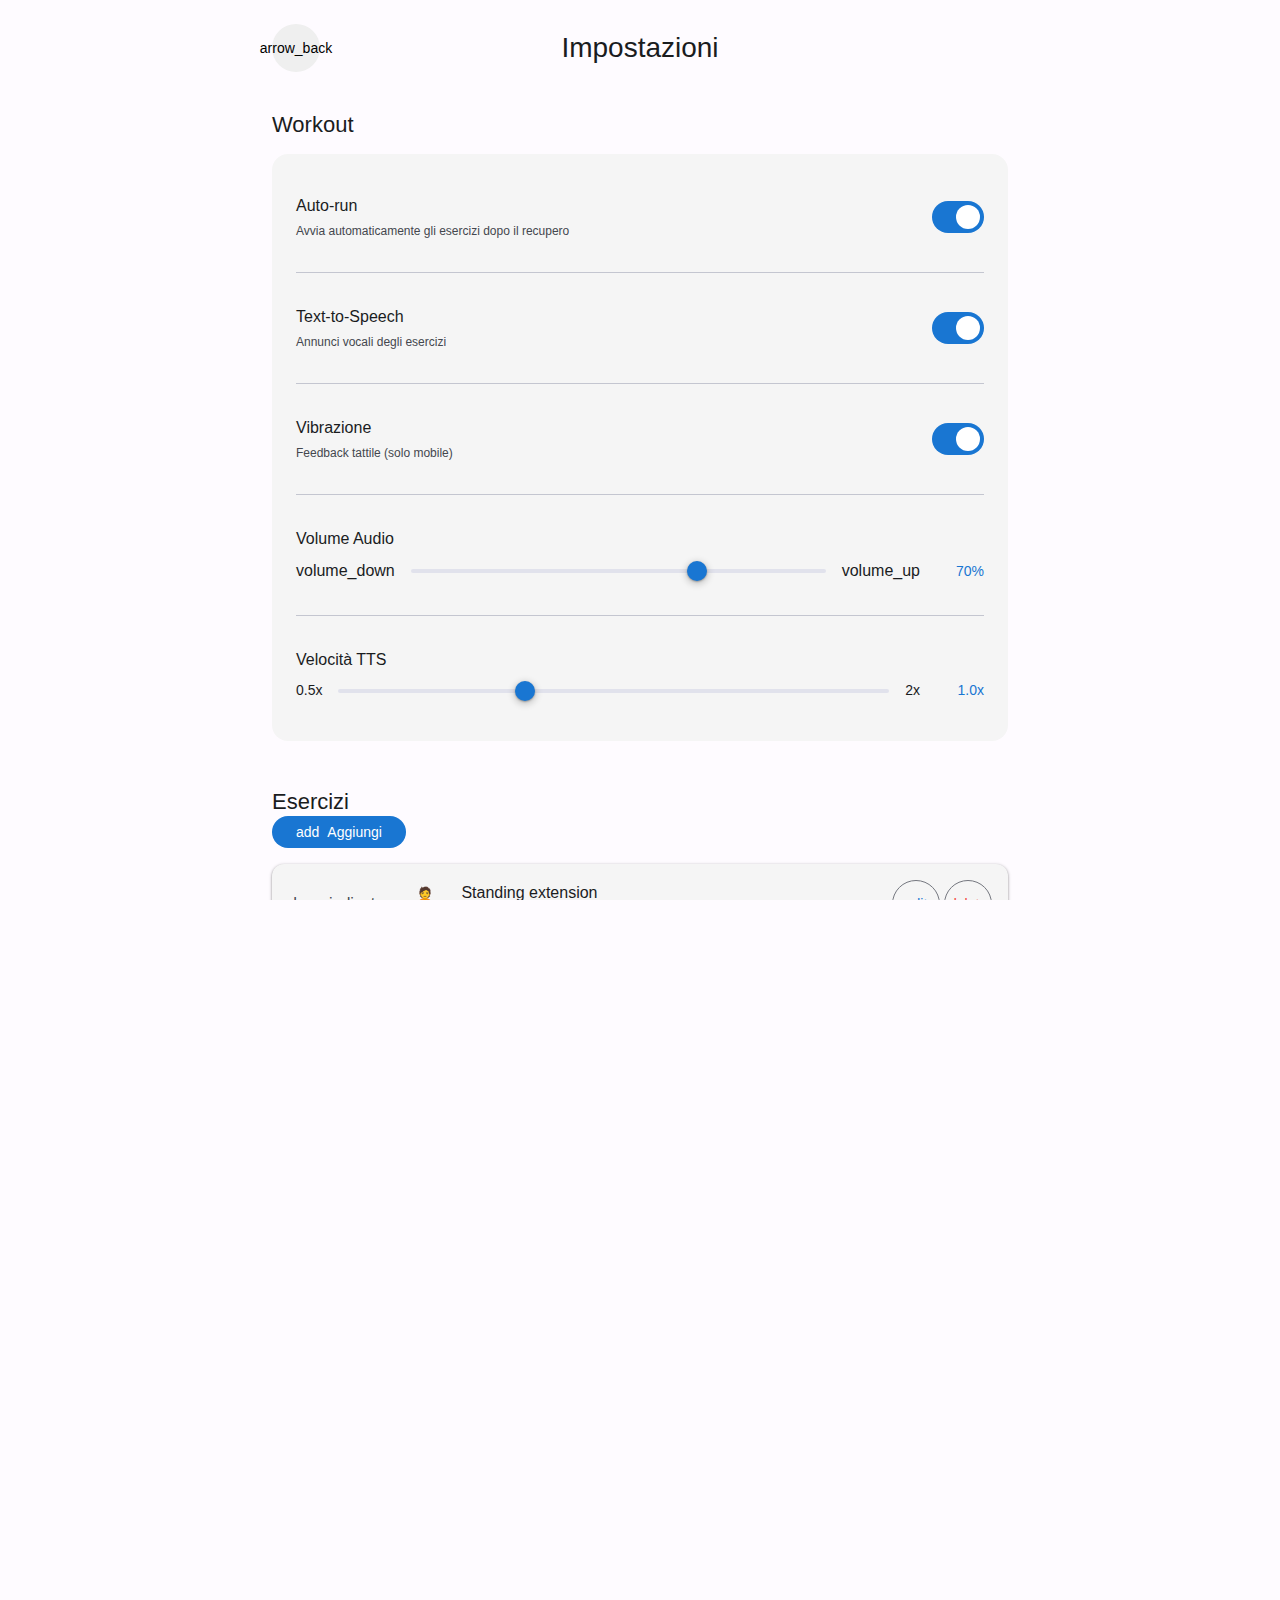
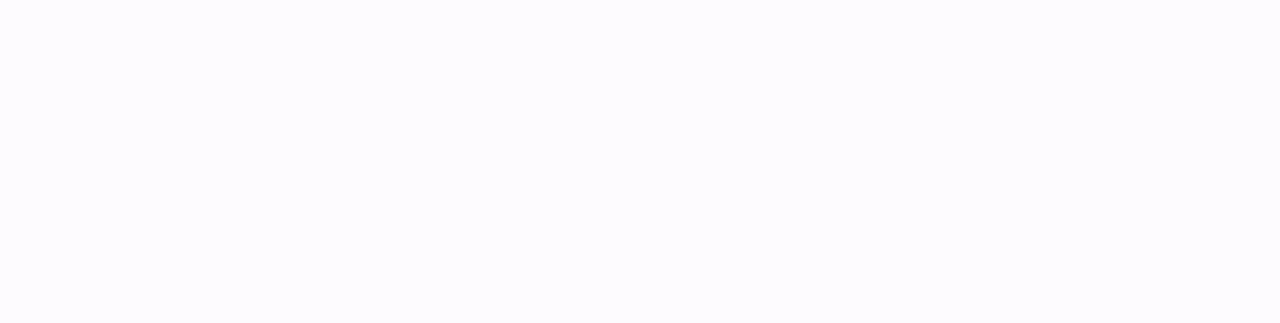
<file: settings.html>
<!DOCTYPE html>
<html lang="it">
<head>
  <meta charset="UTF-8">
  <meta name="viewport" content="width=device-width, initial-scale=1.0, maximum-scale=1.0, user-scalable=no">
  <meta name="theme-color" content="#1976d2">
  <title>Impostazioni - McKenzie</title>
  
  <!-- Fonts -->
  <link href="https://fonts.googleapis.com/css2?family=Roboto:wght@300;400;500;700&display=swap" rel="stylesheet">
  <link href="https://fonts.googleapis.com/css2?family=Material+Symbols+Outlined:opsz,wght,FILL,GRAD@20..48,100..700,0..1,-50..200" rel="stylesheet">
  
  <!-- Styles -->
  <link rel="stylesheet" href="css/theme.css">
  <link rel="stylesheet" href="css/main.css">
  <link rel="stylesheet" href="css/settings.css">
</head>
<body>
  <div class="container container-sm">
    <!-- Header -->
    <header class="settings-header">
      <button id="backBtn" class="btn btn-icon">
        <span class="material-symbols-outlined">arrow_back</span>
      </button>
      <h1>Impostazioni</h1>
      <div style="width: 48px;"></div>
    </header>

    <!-- Workout Settings -->
    <section class="settings-section">
      <h2 class="section-title">Workout</h2>
      
      <div class="card">
        <div class="setting-item">
          <div class="setting-info">
            <div class="setting-label">Auto-run</div>
            <div class="setting-description">Avvia automaticamente gli esercizi dopo il recupero</div>
          </div>
          <label class="toggle-switch">
            <input type="checkbox" id="autoRunToggle" checked>
            <span class="toggle-slider"></span>
          </label>
        </div>

        <div class="divider"></div>

        <div class="setting-item">
          <div class="setting-info">
            <div class="setting-label">Text-to-Speech</div>
            <div class="setting-description">Annunci vocali degli esercizi</div>
          </div>
          <label class="toggle-switch">
            <input type="checkbox" id="ttsToggle" checked>
            <span class="toggle-slider"></span>
          </label>
        </div>

        <div class="divider"></div>

        <div class="setting-item">
          <div class="setting-info">
            <div class="setting-label">Vibrazione</div>
            <div class="setting-description">Feedback tattile (solo mobile)</div>
          </div>
          <label class="toggle-switch">
            <input type="checkbox" id="vibrationToggle" checked>
            <span class="toggle-slider"></span>
          </label>
        </div>

        <div class="divider"></div>

        <div class="setting-item-vertical">
          <div class="setting-label">Volume Audio</div>
          <div class="slider-container">
            <span class="material-symbols-outlined">volume_down</span>
            <input type="range" id="volumeSlider" min="0" max="100" value="70" class="slider">
            <span class="material-symbols-outlined">volume_up</span>
            <span id="volumeValue" class="slider-value">70%</span>
          </div>
        </div>

        <div class="divider"></div>

        <div class="setting-item-vertical">
          <div class="setting-label">Velocità TTS</div>
          <div class="slider-container">
            <span style="font-size: 14px;">0.5x</span>
            <input type="range" id="ttsRateSlider" min="50" max="200" value="100" class="slider">
            <span style="font-size: 14px;">2x</span>
            <span id="ttsRateValue" class="slider-value">1.0x</span>
          </div>
        </div>
      </div>
    </section>

    <!-- Exercises Management -->
    <section class="settings-section">
      <div class="flex-between" style="align-items: center; margin-bottom: var(--spacing-md);">
        <h2 class="section-title" style="margin: 0;">Esercizi</h2>
        <button id="addExerciseBtn" class="btn btn-primary">
          <span class="material-symbols-outlined">add</span>
          Aggiungi
        </button>
      </div>

      <div id="exercisesList" class="exercises-list"></div>

      <div id="exerciseLimitWarning" class="hidden" style="text-align: center; padding: var(--spacing-md); color: var(--md-sys-color-error);">
        Limite massimo di 20 esercizi raggiunto
      </div>
    </section>

    <!-- Account Section -->
    <section class="settings-section">
      <h2 class="section-title">Account</h2>
      
      <div class="card">
        <div id="accountInfo" class="setting-item">
          <div class="setting-info">
            <div id="accountName" class="setting-label">Ospite</div>
            <div id="accountEmail" class="setting-description hidden"></div>
          </div>
          <button id="accountBtn" class="btn btn-outlined">Accedi</button>
        </div>

        <div class="divider"></div>

        <div class="setting-item">
          <div class="setting-info">
            <div class="setting-label">Reset Statistiche</div>
            <div class="setting-description">Cancella tutti i dati salvati</div>
          </div>
          <button id="resetStatsBtn" class="btn btn-outlined" style="color: var(--md-sys-color-error);">
            <span class="material-symbols-outlined">delete</span>
            Reset
          </button>
        </div>
      </div>
    </section>
  </div>

  <!-- Exercise Modal -->
  <div id="exerciseModal" class="modal hidden">
    <div class="modal-overlay" id="modalOverlay"></div>
    <div class="modal-content">
      <div class="modal-header">
        <h3 id="modalTitle">Aggiungi Esercizio</h3>
        <button id="closeModal" class="btn btn-icon">
          <span class="material-symbols-outlined">close</span>
        </button>
      </div>

      <form id="exerciseForm" class="modal-body">
        <div class="form-group">
          <label for="exerciseName">Nome Esercizio</label>
          <input type="text" id="exerciseName" class="form-input" required maxlength="50">
        </div>

        <div class="form-group">
          <label for="exerciseNameTTS">Nome TTS (pronuncia)</label>
          <input type="text" id="exerciseNameTTS" class="form-input" required maxlength="50">
        </div>

        <div class="form-group">
          <label for="exerciseDescription">Descrizione</label>
          <textarea id="exerciseDescription" class="form-input" rows="3" required maxlength="200"></textarea>
        </div>

        <div class="form-group">
          <label>Tipo Esercizio</label>
          <div class="radio-group">
            <label class="radio-label">
              <input type="radio" name="exerciseType" value="REPS" checked>
              <span>Ripetizioni (REPS)</span>
            </label>
            <label class="radio-label">
              <input type="radio" name="exerciseType" value="HOLD">
              <span>Tempo (HOLD)</span>
            </label>
          </div>
        </div>

        <div class="form-row">
          <div class="form-group">
            <label for="exerciseSets">Serie</label>
            <input type="number" id="exerciseSets" class="form-input" min="1" max="10" value="3" required>
          </div>

          <div class="form-group" id="repsGroup">
            <label for="exerciseReps">Ripetizioni</label>
            <input type="number" id="exerciseReps" class="form-input" min="1" max="100" value="10" required>
          </div>

          <div class="form-group hidden" id="durationGroup">
            <label for="exerciseDuration">Durata (sec)</label>
            <input type="number" id="exerciseDuration" class="form-input" min="5" max="300" value="30" required>
          </div>
        </div>

        <div class="form-group">
          <label for="exerciseRest">Recupero (secondi)</label>
          <input type="number" id="exerciseRest" class="form-input" min="5" max="120" value="20" required>
        </div>

        <div class="form-group">
          <label for="exerciseEmoji">Emoji (opzionale)</label>
          <input type="text" id="exerciseEmoji" class="form-input" maxlength="2" placeholder="🏋️">
        </div>

        <div class="modal-actions">
          <button type="button" id="cancelBtn" class="btn btn-outlined">Annulla</button>
          <button type="submit" class="btn btn-primary">Salva</button>
        </div>
      </form>
    </div>
  </div>

  <!-- Scripts -->
  <script type="module" src="js/settings-app.js"></script>
</body>
</html>
</file>
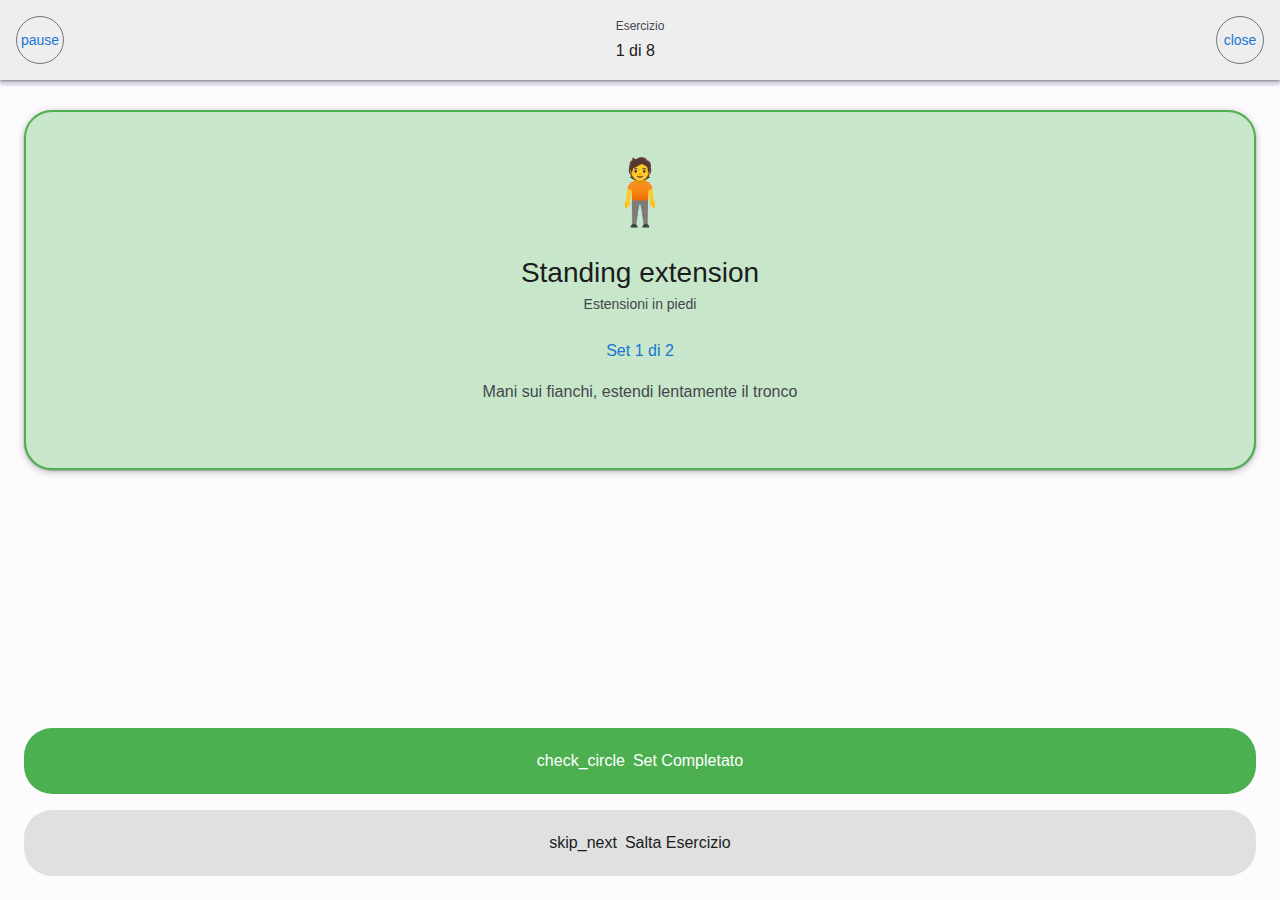
<file: workout.html>
<!DOCTYPE html>
<html lang="it">
<head>
  <meta charset="UTF-8">
  <meta name="viewport" content="width=device-width, initial-scale=1.0, maximum-scale=1.0, user-scalable=no">
  <meta name="theme-color" content="#1976d2">
  <title>Workout - McKenzie</title>
  
  <!-- Fonts -->
  <link href="https://fonts.googleapis.com/css2?family=Roboto:wght@300;400;500;700&display=swap" rel="stylesheet">
  <link href="https://fonts.googleapis.com/css2?family=Material+Symbols+Outlined:opsz,wght,FILL,GRAD@20..48,100..700,0..1,-50..200" rel="stylesheet">
  
  <!-- Styles -->
  <link rel="stylesheet" href="css/theme.css">
  <link rel="stylesheet" href="css/main.css">
  <link rel="stylesheet" href="css/workout.css">
</head>
<body>
  <div class="workout-container">
    <!-- Header -->
    <header class="workout-header">
      <button id="pauseBtn" class="btn btn-icon btn-outlined">
        <span class="material-symbols-outlined">pause</span>
      </button>
      
      <div class="workout-info">
        <div class="workout-progress-text">Esercizio</div>
        <div id="exerciseCount" class="workout-exercise-count">1 di 8</div>
      </div>
      
      <button id="stopBtn" class="btn btn-icon btn-outlined">
        <span class="material-symbols-outlined">close</span>
      </button>
    </header>

    <!-- Progress Bar -->
    <div class="workout-progress-bar">
      <div id="progressFill" class="workout-progress-fill" style="width: 0%;"></div>
    </div>

    <!-- Main Content -->
    <main class="workout-main">
      <!-- Exercise Card -->
      <div id="exerciseCard" class="exercise-card">
        <div id="exerciseEmoji" class="exercise-emoji">🏋️</div>
        
        <h2 id="exerciseName" class="exercise-name">Standing Extension</h2>
        <div id="exerciseSubtitle" class="exercise-subtitle">Estensioni in piedi</div>
        
        <div id="setInfo" class="exercise-set-info">Set 1 di 2</div>
        
        <p id="exerciseDescription" class="exercise-description">
          Mani sui fianchi, estendi lentamente il tronco
        </p>

        <!-- Timer (for HOLD exercises) -->
        <div id="timerContainer" class="timer-container hidden">
          <div id="timerCircle" class="timer-circle">
            <svg class="timer-svg" viewBox="0 0 200 200">
              <circle class="timer-circle-bg" cx="100" cy="100" r="90"></circle>
              <circle id="timerProgress" class="timer-circle-progress" cx="100" cy="100" r="90"
                stroke-dasharray="565.48" stroke-dashoffset="0"></circle>
            </svg>
            <div style="position: relative; z-index: 1; text-align: center;">
              <div id="timerTime" class="timer-time">00:30</div>
              <div id="timerLabel" class="timer-label">Mantieni</div>
            </div>
          </div>
        </div>

        <!-- Next Exercise Preview -->
        <div id="nextExercise" class="next-exercise-preview hidden">
          <div class="next-exercise-label">Prossimo</div>
          <div id="nextExerciseName" class="next-exercise-name">Press up</div>
        </div>
      </div>

      <!-- Actions -->
      <div class="workout-actions">
        <button id="startBtn" class="btn workout-btn workout-btn-primary">
          <span class="material-symbols-outlined">play_arrow</span>
          <span id="startBtnText">Inizia</span>
        </button>
        
        <button id="completeBtn" class="btn workout-btn workout-btn-complete hidden">
          <span class="material-symbols-outlined">check_circle</span>
          Set Completato
        </button>
        
        <button id="skipBtn" class="btn workout-btn workout-btn-secondary hidden">
          <span class="material-symbols-outlined">skip_next</span>
          Salta Esercizio
        </button>
      </div>
    </main>

    <!-- Completion Screen (hidden by default) -->
    <div id="completionScreen" class="completion-screen hidden">
      <div class="completion-icon">🎉</div>
      <h2 class="completion-title">Complimenti!</h2>
      <p style="font-size: var(--md-sys-typescale-body-large); color: var(--md-sys-color-on-surface-variant); text-align: center;">
        Hai completato il workout con successo!
      </p>
      
      <div class="completion-stats">
        <div class="stat-card">
          <div id="statDuration" class="stat-value">15m</div>
          <div class="stat-label">Durata</div>
        </div>
        <div class="stat-card">
          <div id="statExercises" class="stat-value">8</div>
          <div class="stat-label">Esercizi</div>
        </div>
        <div class="stat-card">
          <div id="statSets" class="stat-value">25</div>
          <div class="stat-label">Set totali</div>
        </div>
      </div>

      <button id="backHomeBtn" class="btn btn-primary btn-large" style="width: 100%; margin-top: var(--spacing-xl);">
        <span class="material-symbols-outlined">home</span>
        Torna alla Home
      </button>
    </div>
  </div>

  <!-- Badge Unlock Modal -->
  <div id="badgeUnlockModal" class="hidden">
    <div class="overlay" id="badgeOverlay"></div>
    <div class="badge-unlock">
      <div id="badgeUnlockIcon" class="badge-icon">🎯</div>
      <div class="badge-name" id="badgeUnlockName">Badge Sbloccato!</div>
      <div class="badge-description" id="badgeUnlockDesc">Hai completato il tuo primo workout!</div>
      <button id="closeBadgeBtn" class="btn btn-primary" style="margin-top: var(--spacing-lg);">
        Fantastico!
      </button>
    </div>
  </div>

  <!-- Scripts -->
  <script type="module" src="js/workout-app.js"></script>
</body>
</html>
</file>
<file: css/theme.css>
/* Material Design 3 Theme - McKenzie Workout */

:root {
  /* Primary Colors */
  --md-sys-color-primary: #1976d2;
  --md-sys-color-on-primary: #ffffff;
  --md-sys-color-primary-container: #d3e4fd;
  --md-sys-color-on-primary-container: #001c38;

  /* Secondary Colors */
  --md-sys-color-secondary: #00bcd4;
  --md-sys-color-on-secondary: #ffffff;
  --md-sys-color-secondary-container: #c2e7ff;
  --md-sys-color-on-secondary-container: #001e2b;

  /* Tertiary Colors */
  --md-sys-color-tertiary: #4caf50;
  --md-sys-color-on-tertiary: #ffffff;
  --md-sys-color-tertiary-container: #c8e6c9;
  --md-sys-color-on-tertiary-container: #1b5e20;

  /* Error Colors */
  --md-sys-color-error: #f44336;
  --md-sys-color-on-error: #ffffff;
  --md-sys-color-error-container: #ffcdd2;
  --md-sys-color-on-error-container: #b71c1c;

  /* Surface Colors */
  --md-sys-color-surface: #fefbff;
  --md-sys-color-on-surface: #1a1c1e;
  --md-sys-color-surface-variant: #e1e2ec;
  --md-sys-color-on-surface-variant: #44474e;
  --md-sys-color-surface-container-lowest: #ffffff;
  --md-sys-color-surface-container-low: #f5f5f5;
  --md-sys-color-surface-container: #eeeeee;
  --md-sys-color-surface-container-high: #e0e0e0;
  --md-sys-color-surface-container-highest: #d6d6d6;

  /* Outline */
  --md-sys-color-outline: #74777f;
  --md-sys-color-outline-variant: #c4c6d0;

  /* Background */
  --md-sys-color-background: #fefbff;
  --md-sys-color-on-background: #1a1c1e;

  /* State Colors */
  --md-sys-color-exercise-active: #4caf50;
  --md-sys-color-rest: #ff9800;
  --md-sys-color-ready: #2196f3;
  --md-sys-color-paused: #9e9e9e;

  /* Shadows */
  --md-sys-elevation-level1: 0 1px 2px rgba(0, 0, 0, 0.3), 0 1px 3px 1px rgba(0, 0, 0, 0.15);
  --md-sys-elevation-level2: 0 1px 2px rgba(0, 0, 0, 0.3), 0 2px 6px 2px rgba(0, 0, 0, 0.15);
  --md-sys-elevation-level3: 0 4px 8px 3px rgba(0, 0, 0, 0.15), 0 1px 3px rgba(0, 0, 0, 0.3);
  --md-sys-elevation-level4: 0 6px 10px 4px rgba(0, 0, 0, 0.15), 0 2px 3px rgba(0, 0, 0, 0.3);
  --md-sys-elevation-level5: 0 8px 12px 6px rgba(0, 0, 0, 0.15), 0 4px 4px rgba(0, 0, 0, 0.3);

  /* Typography */
  --md-sys-typescale-display-large: 57px;
  --md-sys-typescale-display-medium: 45px;
  --md-sys-typescale-display-small: 36px;
  --md-sys-typescale-headline-large: 32px;
  --md-sys-typescale-headline-medium: 28px;
  --md-sys-typescale-headline-small: 24px;
  --md-sys-typescale-title-large: 22px;
  --md-sys-typescale-title-medium: 16px;
  --md-sys-typescale-title-small: 14px;
  --md-sys-typescale-body-large: 16px;
  --md-sys-typescale-body-medium: 14px;
  --md-sys-typescale-body-small: 12px;
  --md-sys-typescale-label-large: 14px;
  --md-sys-typescale-label-medium: 12px;
  --md-sys-typescale-label-small: 11px;

  /* Spacing */
  --spacing-xs: 4px;
  --spacing-sm: 8px;
  --spacing-md: 16px;
  --spacing-lg: 24px;
  --spacing-xl: 32px;
  --spacing-2xl: 48px;

  /* Border Radius */
  --radius-sm: 8px;
  --radius-md: 12px;
  --radius-lg: 16px;
  --radius-xl: 28px;
  --radius-full: 9999px;

  /* Transitions */
  --transition-fast: 150ms cubic-bezier(0.4, 0, 0.2, 1);
  --transition-base: 250ms cubic-bezier(0.4, 0, 0.2, 1);
  --transition-slow: 350ms cubic-bezier(0.4, 0, 0.2, 1);
}

/* Dark Theme */
[data-theme="dark"] {
  --md-sys-color-primary: #a8c7fa;
  --md-sys-color-on-primary: #003062;
  --md-sys-color-primary-container: #004788;
  --md-sys-color-on-primary-container: #d3e4fd;

  --md-sys-color-secondary: #7dd3fc;
  --md-sys-color-on-secondary: #003544;
  --md-sys-color-secondary-container: #004d61;
  --md-sys-color-on-secondary-container: #c2e7ff;

  --md-sys-color-tertiary: #81c784;
  --md-sys-color-on-tertiary: #00390a;
  --md-sys-color-tertiary-container: #005314;
  --md-sys-color-on-tertiary-container: #c8e6c9;

  --md-sys-color-error: #ffb4ab;
  --md-sys-color-on-error: #690005;
  --md-sys-color-error-container: #93000a;
  --md-sys-color-on-error-container: #ffdad6;

  --md-sys-color-surface: #1a1c1e;
  --md-sys-color-on-surface: #e2e2e6;
  --md-sys-color-surface-variant: #44474e;
  --md-sys-color-on-surface-variant: #c4c6d0;
  --md-sys-color-surface-container-lowest: #0f1113;
  --md-sys-color-surface-container-low: #1a1c1e;
  --md-sys-color-surface-container: #1e2022;
  --md-sys-color-surface-container-high: #282a2d;
  --md-sys-color-surface-container-highest: #333538;

  --md-sys-color-outline: #8e9099;
  --md-sys-color-outline-variant: #44474e;

  --md-sys-color-background: #1a1c1e;
  --md-sys-color-on-background: #e2e2e6;

  --md-sys-color-exercise-active: #81c784;
  --md-sys-color-rest: #ffb74d;
  --md-sys-color-ready: #64b5f6;
  --md-sys-color-paused: #bdbdbd;
}

/* Utilities */
.elevation-1 { box-shadow: var(--md-sys-elevation-level1); }
.elevation-2 { box-shadow: var(--md-sys-elevation-level2); }
.elevation-3 { box-shadow: var(--md-sys-elevation-level3); }
.elevation-4 { box-shadow: var(--md-sys-elevation-level4); }
.elevation-5 { box-shadow: var(--md-sys-elevation-level5); }

.radius-sm { border-radius: var(--radius-sm); }
.radius-md { border-radius: var(--radius-md); }
.radius-lg { border-radius: var(--radius-lg); }
.radius-xl { border-radius: var(--radius-xl); }
.radius-full { border-radius: var(--radius-full); }

.transition-fast { transition: all var(--transition-fast); }
.transition-base { transition: all var(--transition-base); }
.transition-slow { transition: all var(--transition-slow); }
</file>
<file: css/main.css>
/* Main Global Styles */

* {
  margin: 0;
  padding: 0;
  box-sizing: border-box;
}

html, body {
  height: 100%;
  width: 100%;
  overflow-x: hidden;
}

body {
  font-family: 'Roboto', -apple-system, BlinkMacSystemFont, 'Segoe UI', Arial, sans-serif;
  background-color: var(--md-sys-color-background);
  color: var(--md-sys-color-on-background);
  line-height: 1.5;
  -webkit-font-smoothing: antialiased;
  -moz-osx-font-smoothing: grayscale;
}

/* Typography */
h1, h2, h3, h4, h5, h6 {
  font-weight: 500;
  line-height: 1.2;
}

h1 { font-size: var(--md-sys-typescale-display-small); }
h2 { font-size: var(--md-sys-typescale-headline-large); }
h3 { font-size: var(--md-sys-typescale-headline-medium); }
h4 { font-size: var(--md-sys-typescale-headline-small); }
h5 { font-size: var(--md-sys-typescale-title-large); }
h6 { font-size: var(--md-sys-typescale-title-medium); }

p { 
  font-size: var(--md-sys-typescale-body-large);
  margin-bottom: var(--spacing-md);
}

/* Container */
.container {
  width: 100%;
  max-width: 1200px;
  margin: 0 auto;
  padding: 0 var(--spacing-md);
}

.container-sm {
  max-width: 768px;
}

/* Card Component */
.card {
  background-color: var(--md-sys-color-surface-container-low);
  border-radius: var(--radius-lg);
  padding: var(--spacing-lg);
  margin-bottom: var(--spacing-md);
}

.card-elevated {
  background-color: var(--md-sys-color-surface-container);
  box-shadow: var(--md-sys-elevation-level2);
}

.card-header {
  display: flex;
  align-items: center;
  justify-content: space-between;
  margin-bottom: var(--spacing-md);
}

.card-title {
  font-size: var(--md-sys-typescale-title-large);
  font-weight: 500;
  color: var(--md-sys-color-on-surface);
}

.card-subtitle {
  font-size: var(--md-sys-typescale-body-medium);
  color: var(--md-sys-color-on-surface-variant);
  margin-top: var(--spacing-xs);
}

.card-content {
  color: var(--md-sys-color-on-surface);
}

/* Button Styles */
.btn {
  display: inline-flex;
  align-items: center;
  justify-content: center;
  gap: var(--spacing-sm);
  padding: var(--spacing-sm) var(--spacing-lg);
  border: none;
  border-radius: var(--radius-full);
  font-size: var(--md-sys-typescale-label-large);
  font-weight: 500;
  text-decoration: none;
  cursor: pointer;
  transition: all var(--transition-fast);
  user-select: none;
  -webkit-tap-highlight-color: transparent;
}

.btn:active {
  transform: scale(0.98);
}

.btn-primary {
  background-color: var(--md-sys-color-primary);
  color: var(--md-sys-color-on-primary);
}

.btn-primary:hover {
  background-color: var(--md-sys-color-primary-container);
  color: var(--md-sys-color-on-primary-container);
}

.btn-secondary {
  background-color: var(--md-sys-color-secondary);
  color: var(--md-sys-color-on-secondary);
}

.btn-tertiary {
  background-color: var(--md-sys-color-tertiary);
  color: var(--md-sys-color-on-tertiary);
}

.btn-outlined {
  background-color: transparent;
  border: 1px solid var(--md-sys-color-outline);
  color: var(--md-sys-color-primary);
}

.btn-text {
  background-color: transparent;
  color: var(--md-sys-color-primary);
}

.btn-large {
  padding: var(--spacing-md) var(--spacing-xl);
  font-size: var(--md-sys-typescale-title-medium);
  min-height: 56px;
}

.btn-icon {
  width: 48px;
  height: 48px;
  padding: 0;
  border-radius: var(--radius-full);
}

.btn:disabled {
  opacity: 0.38;
  cursor: not-allowed;
  pointer-events: none;
}

/* Icon */
.icon {
  font-size: 24px;
  line-height: 1;
}

.icon-sm { font-size: 18px; }
.icon-lg { font-size: 32px; }
.icon-xl { font-size: 48px; }

/* Badge */
.badge {
  display: inline-flex;
  align-items: center;
  justify-content: center;
  padding: var(--spacing-xs) var(--spacing-sm);
  border-radius: var(--radius-sm);
  font-size: var(--md-sys-typescale-label-small);
  font-weight: 500;
  background-color: var(--md-sys-color-secondary-container);
  color: var(--md-sys-color-on-secondary-container);
}

/* Chip */
.chip {
  display: inline-flex;
  align-items: center;
  gap: var(--spacing-xs);
  padding: var(--spacing-xs) var(--spacing-md);
  border-radius: var(--radius-sm);
  font-size: var(--md-sys-typescale-label-medium);
  background-color: var(--md-sys-color-surface-container-high);
  color: var(--md-sys-color-on-surface);
  border: 1px solid var(--md-sys-color-outline);
}

/* Divider */
.divider {
  height: 1px;
  background-color: var(--md-sys-color-outline-variant);
  margin: var(--spacing-md) 0;
}

/* Grid */
.grid {
  display: grid;
  gap: var(--spacing-md);
}

.grid-2 { grid-template-columns: repeat(2, 1fr); }
.grid-3 { grid-template-columns: repeat(3, 1fr); }
.grid-4 { grid-template-columns: repeat(4, 1fr); }

@media (max-width: 768px) {
  .grid-2, .grid-3, .grid-4 {
    grid-template-columns: 1fr;
  }
}

/* Flex utilities */
.flex {
  display: flex;
}

.flex-col {
  flex-direction: column;
}

.flex-center {
  align-items: center;
  justify-content: center;
}

.flex-between {
  justify-content: space-between;
}

.flex-wrap {
  flex-wrap: wrap;
}

.gap-xs { gap: var(--spacing-xs); }
.gap-sm { gap: var(--spacing-sm); }
.gap-md { gap: var(--spacing-md); }
.gap-lg { gap: var(--spacing-lg); }
.gap-xl { gap: var(--spacing-xl); }

/* Spacing utilities */
.m-0 { margin: 0; }
.mt-sm { margin-top: var(--spacing-sm); }
.mt-md { margin-top: var(--spacing-md); }
.mt-lg { margin-top: var(--spacing-lg); }
.mb-sm { margin-bottom: var(--spacing-sm); }
.mb-md { margin-bottom: var(--spacing-md); }
.mb-lg { margin-bottom: var(--spacing-lg); }

.p-0 { padding: 0; }
.p-sm { padding: var(--spacing-sm); }
.p-md { padding: var(--spacing-md); }
.p-lg { padding: var(--spacing-lg); }

/* Text utilities */
.text-center { text-align: center; }
.text-left { text-align: left; }
.text-right { text-align: right; }

.text-primary { color: var(--md-sys-color-primary); }
.text-secondary { color: var(--md-sys-color-secondary); }
.text-error { color: var(--md-sys-color-error); }
.text-success { color: var(--md-sys-color-tertiary); }

.font-bold { font-weight: 700; }
.font-medium { font-weight: 500; }
.font-normal { font-weight: 400; }

/* Display utilities */
.hidden { display: none !important; }
.block { display: block; }
.inline-block { display: inline-block; }

/* Loading Spinner */
.spinner {
  width: 48px;
  height: 48px;
  border: 4px solid var(--md-sys-color-surface-variant);
  border-top-color: var(--md-sys-color-primary);
  border-radius: 50%;
  animation: spin 1s linear infinite;
}

@keyframes spin {
  to { transform: rotate(360deg); }
}

.spinner-sm {
  width: 24px;
  height: 24px;
  border-width: 2px;
}

/* Progress Bar */
.progress-bar {
  width: 100%;
  height: 4px;
  background-color: var(--md-sys-color-surface-variant);
  border-radius: var(--radius-full);
  overflow: hidden;
}

.progress-bar-fill {
  height: 100%;
  background-color: var(--md-sys-color-primary);
  transition: width var(--transition-base);
}

/* Snackbar */
.snackbar {
  position: fixed;
  bottom: var(--spacing-lg);
  left: 50%;
  transform: translateX(-50%);
  background-color: var(--md-sys-color-surface-container-high);
  color: var(--md-sys-color-on-surface);
  padding: var(--spacing-md) var(--spacing-lg);
  border-radius: var(--radius-sm);
  box-shadow: var(--md-sys-elevation-level3);
  z-index: 1000;
  max-width: 90%;
}

/* Animations */
@keyframes fadeIn {
  from { opacity: 0; }
  to { opacity: 1; }
}

@keyframes slideUp {
  from {
    opacity: 0;
    transform: translateY(20px);
  }
  to {
    opacity: 1;
    transform: translateY(0);
  }
}

@keyframes slideDown {
  from {
    opacity: 0;
    transform: translateY(-20px);
  }
  to {
    opacity: 1;
    transform: translateY(0);
  }
}

.fade-in {
  animation: fadeIn var(--transition-base);
}

.slide-up {
  animation: slideUp var(--transition-base);
}

.slide-down {
  animation: slideDown var(--transition-base);
}

/* Responsive */
@media (max-width: 768px) {
  :root {
    --md-sys-typescale-display-small: 32px;
    --md-sys-typescale-headline-large: 28px;
    --md-sys-typescale-headline-medium: 24px;
  }

  .container {
    padding: 0 var(--spacing-sm);
  }

  .card {
    padding: var(--spacing-md);
  }
}

/* Safe area for mobile */
@supports (padding: max(0px)) {
  body {
    padding-left: max(0px, env(safe-area-inset-left));
    padding-right: max(0px, env(safe-area-inset-right));
  }
}
</file>
<file: css/settings.css>
/* Settings Page Styles */

.settings-header {
  display: flex;
  align-items: center;
  justify-content: space-between;
  padding: var(--spacing-lg) 0;
  margin-bottom: var(--spacing-md);
}

.settings-header h1 {
  font-size: var(--md-sys-typescale-headline-medium);
  margin: 0;
}

.settings-section {
  margin-bottom: var(--spacing-2xl);
}

.section-title {
  font-size: var(--md-sys-typescale-title-large);
  font-weight: 500;
  margin-bottom: var(--spacing-md);
  color: var(--md-sys-color-on-surface);
}

/* Setting Items */
.setting-item {
  display: flex;
  align-items: center;
  justify-content: space-between;
  gap: var(--spacing-md);
  padding: var(--spacing-md) 0;
}

.setting-item-vertical {
  padding: var(--spacing-md) 0;
}

.setting-info {
  flex: 1;
}

.setting-label {
  font-size: var(--md-sys-typescale-body-large);
  font-weight: 500;
  color: var(--md-sys-color-on-surface);
  margin-bottom: var(--spacing-xs);
}

.setting-description {
  font-size: var(--md-sys-typescale-body-small);
  color: var(--md-sys-color-on-surface-variant);
}

/* Toggle Switch */
.toggle-switch {
  position: relative;
  display: inline-block;
  width: 52px;
  height: 32px;
  flex-shrink: 0;
}

.toggle-switch input {
  opacity: 0;
  width: 0;
  height: 0;
}

.toggle-slider {
  position: absolute;
  cursor: pointer;
  top: 0;
  left: 0;
  right: 0;
  bottom: 0;
  background-color: var(--md-sys-color-surface-variant);
  border-radius: var(--radius-full);
  transition: var(--transition-base);
}

.toggle-slider:before {
  position: absolute;
  content: "";
  height: 24px;
  width: 24px;
  left: 4px;
  bottom: 4px;
  background-color: var(--md-sys-color-outline);
  border-radius: 50%;
  transition: var(--transition-base);
}

.toggle-switch input:checked + .toggle-slider {
  background-color: var(--md-sys-color-primary);
}

.toggle-switch input:checked + .toggle-slider:before {
  background-color: var(--md-sys-color-on-primary);
  transform: translateX(20px);
}

/* Slider */
.slider-container {
  display: flex;
  align-items: center;
  gap: var(--spacing-md);
  margin-top: var(--spacing-sm);
}

.slider {
  flex: 1;
  height: 4px;
  border-radius: var(--radius-full);
  background: var(--md-sys-color-surface-variant);
  outline: none;
  -webkit-appearance: none;
}

.slider::-webkit-slider-thumb {
  -webkit-appearance: none;
  appearance: none;
  width: 20px;
  height: 20px;
  border-radius: 50%;
  background: var(--md-sys-color-primary);
  cursor: pointer;
  box-shadow: var(--md-sys-elevation-level2);
}

.slider::-moz-range-thumb {
  width: 20px;
  height: 20px;
  border-radius: 50%;
  background: var(--md-sys-color-primary);
  cursor: pointer;
  border: none;
  box-shadow: var(--md-sys-elevation-level2);
}

.slider-value {
  min-width: 48px;
  text-align: right;
  font-size: var(--md-sys-typescale-body-medium);
  font-weight: 500;
  color: var(--md-sys-color-primary);
}

/* Exercises List */
.exercises-list {
  display: flex;
  flex-direction: column;
  gap: var(--spacing-sm);
}

.exercise-item {
  background-color: var(--md-sys-color-surface-container-low);
  border-radius: var(--radius-md);
  padding: var(--spacing-md);
  display: flex;
  align-items: center;
  gap: var(--spacing-md);
  box-shadow: var(--md-sys-elevation-level1);
}

.exercise-drag-handle {
  cursor: grab;
  color: var(--md-sys-color-on-surface-variant);
}

.exercise-drag-handle:active {
  cursor: grabbing;
}

.exercise-emoji {
  font-size: 32px;
  width: 40px;
  text-align: center;
}

.exercise-info {
  flex: 1;
  min-width: 0;
}

.exercise-name {
  font-size: var(--md-sys-typescale-body-large);
  font-weight: 500;
  color: var(--md-sys-color-on-surface);
  margin-bottom: var(--spacing-xs);
}

.exercise-details {
  font-size: var(--md-sys-typescale-body-small);
  color: var(--md-sys-color-on-surface-variant);
}

.exercise-actions {
  display: flex;
  gap: var(--spacing-xs);
}

.exercise-item.dragging {
  opacity: 0.5;
}

/* Modal */
.modal {
  position: fixed;
  top: 0;
  left: 0;
  width: 100%;
  height: 100%;
  z-index: 1000;
  display: flex;
  align-items: center;
  justify-content: center;
  padding: var(--spacing-md);
}

.modal-overlay {
  position: absolute;
  top: 0;
  left: 0;
  width: 100%;
  height: 100%;
  background-color: rgba(0, 0, 0, 0.5);
  animation: fadeIn var(--transition-fast);
}

.modal-content {
  position: relative;
  background-color: var(--md-sys-color-surface-container-high);
  border-radius: var(--radius-xl);
  width: 100%;
  max-width: 500px;
  max-height: 90vh;
  overflow-y: auto;
  box-shadow: var(--md-sys-elevation-level5);
  animation: slideUp var(--transition-base);
}

.modal-header {
  display: flex;
  align-items: center;
  justify-content: space-between;
  padding: var(--spacing-lg);
  border-bottom: 1px solid var(--md-sys-color-outline-variant);
}

.modal-header h3 {
  margin: 0;
  font-size: var(--md-sys-typescale-headline-small);
}

.modal-body {
  padding: var(--spacing-lg);
}

.modal-actions {
  display: flex;
  gap: var(--spacing-md);
  justify-content: flex-end;
  margin-top: var(--spacing-xl);
}

/* Form */
.form-group {
  margin-bottom: var(--spacing-lg);
}

.form-group label {
  display: block;
  font-size: var(--md-sys-typescale-body-medium);
  font-weight: 500;
  color: var(--md-sys-color-on-surface);
  margin-bottom: var(--spacing-xs);
}

.form-input {
  width: 100%;
  padding: var(--spacing-md);
  font-size: var(--md-sys-typescale-body-large);
  border: 1px solid var(--md-sys-color-outline);
  border-radius: var(--radius-sm);
  background-color: var(--md-sys-color-surface);
  color: var(--md-sys-color-on-surface);
  font-family: inherit;
  transition: var(--transition-fast);
}

.form-input:focus {
  outline: none;
  border-color: var(--md-sys-color-primary);
  box-shadow: 0 0 0 2px rgba(25, 118, 210, 0.2);
}

textarea.form-input {
  resize: vertical;
  min-height: 80px;
}

.form-row {
  display: grid;
  grid-template-columns: repeat(auto-fit, minmax(120px, 1fr));
  gap: var(--spacing-md);
}

/* Radio Group */
.radio-group {
  display: flex;
  gap: var(--spacing-lg);
  margin-top: var(--spacing-xs);
}

.radio-label {
  display: flex;
  align-items: center;
  gap: var(--spacing-sm);
  cursor: pointer;
  font-size: var(--md-sys-typescale-body-medium);
}

.radio-label input[type="radio"] {
  width: 20px;
  height: 20px;
  cursor: pointer;
  accent-color: var(--md-sys-color-primary);
}

/* Responsive */
@media (max-width: 768px) {
  .modal-content {
    max-height: 85vh;
  }

  .exercise-item {
    padding: var(--spacing-sm);
  }

  .exercise-emoji {
    font-size: 24px;
    width: 32px;
  }

  .form-row {
    grid-template-columns: 1fr;
  }
}
</file>
<file: css/workout.css>
/* Workout Screen Styles */

.workout-container {
  min-height: 100vh;
  display: flex;
  flex-direction: column;
  background-color: var(--md-sys-color-background);
}

/* Header */
.workout-header {
  display: flex;
  align-items: center;
  justify-content: space-between;
  padding: var(--spacing-md);
  background-color: var(--md-sys-color-surface-container);
  box-shadow: var(--md-sys-elevation-level1);
  position: sticky;
  top: 0;
  z-index: 100;
}

.workout-info {
  display: flex;
  flex-direction: column;
  gap: var(--spacing-xs);
}

.workout-progress-text {
  font-size: var(--md-sys-typescale-body-small);
  color: var(--md-sys-color-on-surface-variant);
}

.workout-exercise-count {
  font-size: var(--md-sys-typescale-title-medium);
  font-weight: 500;
  color: var(--md-sys-color-on-surface);
}

/* Main Content */
.workout-main {
  flex: 1;
  display: flex;
  flex-direction: column;
  padding: var(--spacing-lg);
  gap: var(--spacing-lg);
}

/* Exercise Card */
.exercise-card {
  background-color: var(--md-sys-color-surface-container-low);
  border-radius: var(--radius-xl);
  padding: var(--spacing-xl);
  box-shadow: var(--md-sys-elevation-level2);
  transition: all var(--transition-base);
}

.exercise-card.state-active {
  background-color: var(--md-sys-color-tertiary-container);
  border: 2px solid var(--md-sys-color-tertiary);
}

.exercise-card.state-rest {
  background-color: var(--md-sys-color-secondary-container);
  border: 2px solid var(--md-sys-color-secondary);
}

.exercise-card.state-ready {
  background-color: var(--md-sys-color-primary-container);
  border: 2px solid var(--md-sys-color-primary);
}

.exercise-emoji {
  font-size: 64px;
  text-align: center;
  margin-bottom: var(--spacing-md);
}

.exercise-name {
  font-size: var(--md-sys-typescale-headline-medium);
  font-weight: 500;
  text-align: center;
  margin-bottom: var(--spacing-xs);
  color: var(--md-sys-color-on-surface);
}

.exercise-subtitle {
  font-size: var(--md-sys-typescale-title-small);
  text-align: center;
  color: var(--md-sys-color-on-surface-variant);
  margin-bottom: var(--spacing-lg);
}

.exercise-set-info {
  text-align: center;
  font-size: var(--md-sys-typescale-title-medium);
  font-weight: 500;
  margin-bottom: var(--spacing-md);
  color: var(--md-sys-color-primary);
}

.exercise-description {
  font-size: var(--md-sys-typescale-body-large);
  text-align: center;
  color: var(--md-sys-color-on-surface-variant);
  line-height: 1.6;
  margin-bottom: var(--spacing-xl);
  padding: 0 var(--spacing-md);
}

/* Timer Circle */
.timer-container {
  display: flex;
  flex-direction: column;
  align-items: center;
  justify-content: center;
  gap: var(--spacing-md);
  margin: var(--spacing-xl) 0;
}

.timer-circle {
  position: relative;
  width: 200px;
  height: 200px;
  display: flex;
  align-items: center;
  justify-content: center;
}

.timer-svg {
  position: absolute;
  top: 0;
  left: 0;
  width: 100%;
  height: 100%;
  transform: rotate(-90deg);
}

.timer-circle-bg {
  fill: none;
  stroke: var(--md-sys-color-surface-variant);
  stroke-width: 8;
}

.timer-circle-progress {
  fill: none;
  stroke: var(--md-sys-color-primary);
  stroke-width: 8;
  stroke-linecap: round;
  transition: stroke-dashoffset var(--transition-fast);
}

.timer-circle.state-active .timer-circle-progress {
  stroke: var(--md-sys-color-tertiary);
}

.timer-circle.state-rest .timer-circle-progress {
  stroke: var(--md-sys-color-secondary);
}

.timer-time {
  font-size: var(--md-sys-typescale-display-medium);
  font-weight: 500;
  color: var(--md-sys-color-on-surface);
  font-variant-numeric: tabular-nums;
}

.timer-label {
  font-size: var(--md-sys-typescale-body-medium);
  color: var(--md-sys-color-on-surface-variant);
  text-transform: uppercase;
  letter-spacing: 0.5px;
}

/* Action Buttons */
.workout-actions {
  display: flex;
  flex-direction: column;
  gap: var(--spacing-md);
  margin-top: auto;
}

.workout-btn {
  width: 100%;
  padding: var(--spacing-lg);
  font-size: var(--md-sys-typescale-title-medium);
  min-height: 64px;
  border-radius: var(--radius-xl);
}

.workout-btn-primary {
  background-color: var(--md-sys-color-primary);
  color: var(--md-sys-color-on-primary);
  box-shadow: var(--md-sys-elevation-level2);
}

.workout-btn-complete {
  background-color: var(--md-sys-color-tertiary);
  color: var(--md-sys-color-on-tertiary);
}

.workout-btn-secondary {
  background-color: var(--md-sys-color-surface-container-high);
  color: var(--md-sys-color-on-surface);
}

/* Next Exercise Preview */
.next-exercise-preview {
  background-color: var(--md-sys-color-surface-container);
  border-radius: var(--radius-lg);
  padding: var(--spacing-md);
  margin-top: var(--spacing-md);
  border-left: 4px solid var(--md-sys-color-primary);
}

.next-exercise-label {
  font-size: var(--md-sys-typescale-label-small);
  color: var(--md-sys-color-on-surface-variant);
  text-transform: uppercase;
  letter-spacing: 0.5px;
  margin-bottom: var(--spacing-xs);
}

.next-exercise-name {
  font-size: var(--md-sys-typescale-title-medium);
  font-weight: 500;
  color: var(--md-sys-color-on-surface);
}

/* Progress Bar */
.workout-progress-bar {
  width: 100%;
  height: 6px;
  background-color: var(--md-sys-color-surface-variant);
  border-radius: var(--radius-full);
  overflow: hidden;
}

.workout-progress-fill {
  height: 100%;
  background: linear-gradient(90deg, var(--md-sys-color-primary), var(--md-sys-color-secondary));
  transition: width var(--transition-base);
  border-radius: var(--radius-full);
}

/* Completion Screen */
.completion-screen {
  display: flex;
  flex-direction: column;
  align-items: center;
  justify-content: center;
  text-align: center;
  padding: var(--spacing-2xl);
  gap: var(--spacing-lg);
}

.completion-icon {
  font-size: 128px;
  animation: bounce 1s ease-in-out;
}

@keyframes bounce {
  0%, 100% { transform: scale(1); }
  50% { transform: scale(1.2); }
}

.completion-title {
  font-size: var(--md-sys-typescale-headline-large);
  font-weight: 500;
  color: var(--md-sys-color-on-surface);
}

.completion-stats {
  display: grid;
  grid-template-columns: repeat(auto-fit, minmax(120px, 1fr));
  gap: var(--spacing-md);
  width: 100%;
  margin-top: var(--spacing-lg);
}

.stat-card {
  background-color: var(--md-sys-color-surface-container);
  padding: var(--spacing-md);
  border-radius: var(--radius-md);
  text-align: center;
}

.stat-value {
  font-size: var(--md-sys-typescale-headline-small);
  font-weight: 500;
  color: var(--md-sys-color-primary);
}

.stat-label {
  font-size: var(--md-sys-typescale-body-small);
  color: var(--md-sys-color-on-surface-variant);
  margin-top: var(--spacing-xs);
}

/* Badge Unlock Animation */
.badge-unlock {
  position: fixed;
  top: 50%;
  left: 50%;
  transform: translate(-50%, -50%);
  background-color: var(--md-sys-color-surface-container);
  padding: var(--spacing-2xl);
  border-radius: var(--radius-xl);
  box-shadow: var(--md-sys-elevation-level5);
  z-index: 1000;
  text-align: center;
  animation: badgePopIn 0.5s cubic-bezier(0.68, -0.55, 0.265, 1.55);
}

@keyframes badgePopIn {
  0% {
    opacity: 0;
    transform: translate(-50%, -50%) scale(0.5);
  }
  100% {
    opacity: 1;
    transform: translate(-50%, -50%) scale(1);
  }
}

.badge-icon {
  font-size: 96px;
  margin-bottom: var(--spacing-md);
}

.badge-name {
  font-size: var(--md-sys-typescale-headline-small);
  font-weight: 500;
  margin-bottom: var(--spacing-sm);
}

.badge-description {
  font-size: var(--md-sys-typescale-body-medium);
  color: var(--md-sys-color-on-surface-variant);
}

/* Overlay */
.overlay {
  position: fixed;
  top: 0;
  left: 0;
  width: 100%;
  height: 100%;
  background-color: rgba(0, 0, 0, 0.5);
  z-index: 999;
  animation: fadeIn var(--transition-fast);
}

/* Responsive */
@media (max-width: 768px) {
  .workout-main {
    padding: var(--spacing-md);
  }

  .exercise-card {
    padding: var(--spacing-lg);
  }

  .timer-circle {
    width: 160px;
    height: 160px;
  }

  .timer-time {
    font-size: var(--md-sys-typescale-display-small);
  }

  .exercise-name {
    font-size: var(--md-sys-typescale-headline-small);
  }
}
</file>
